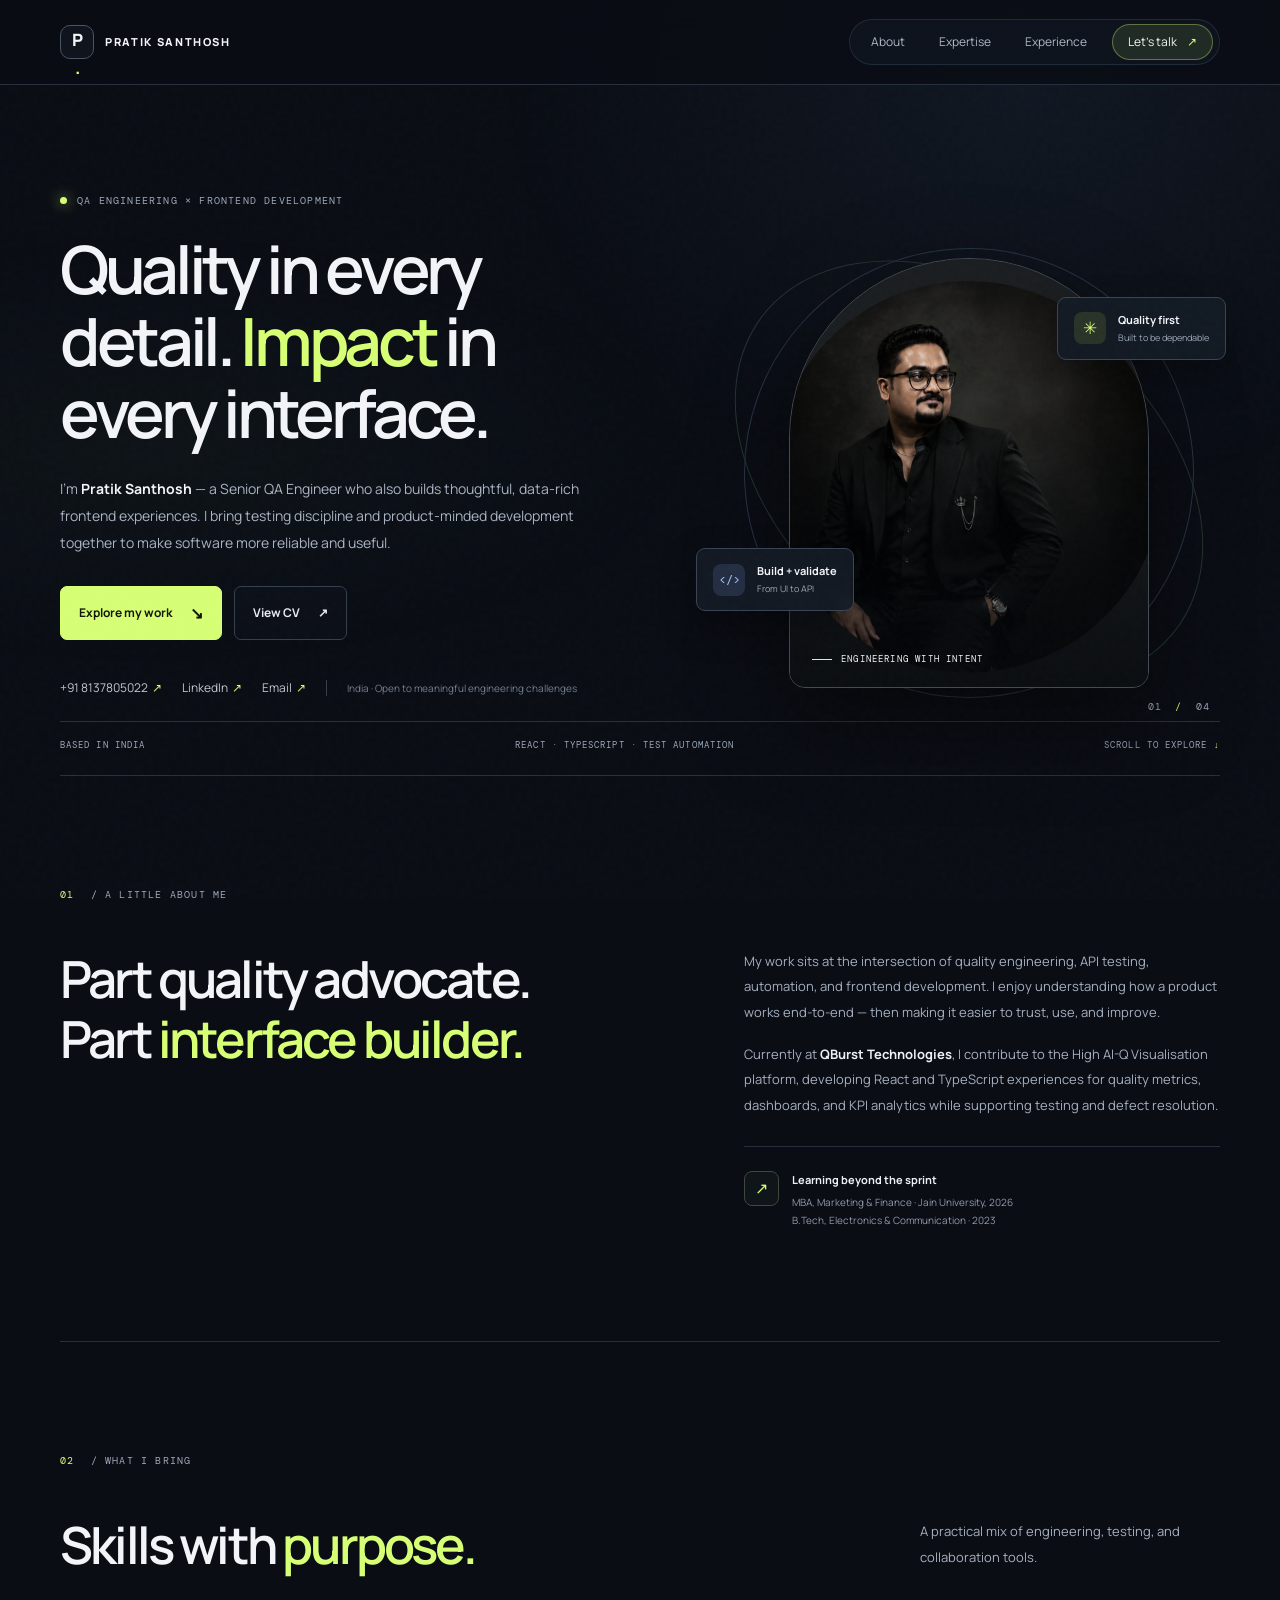
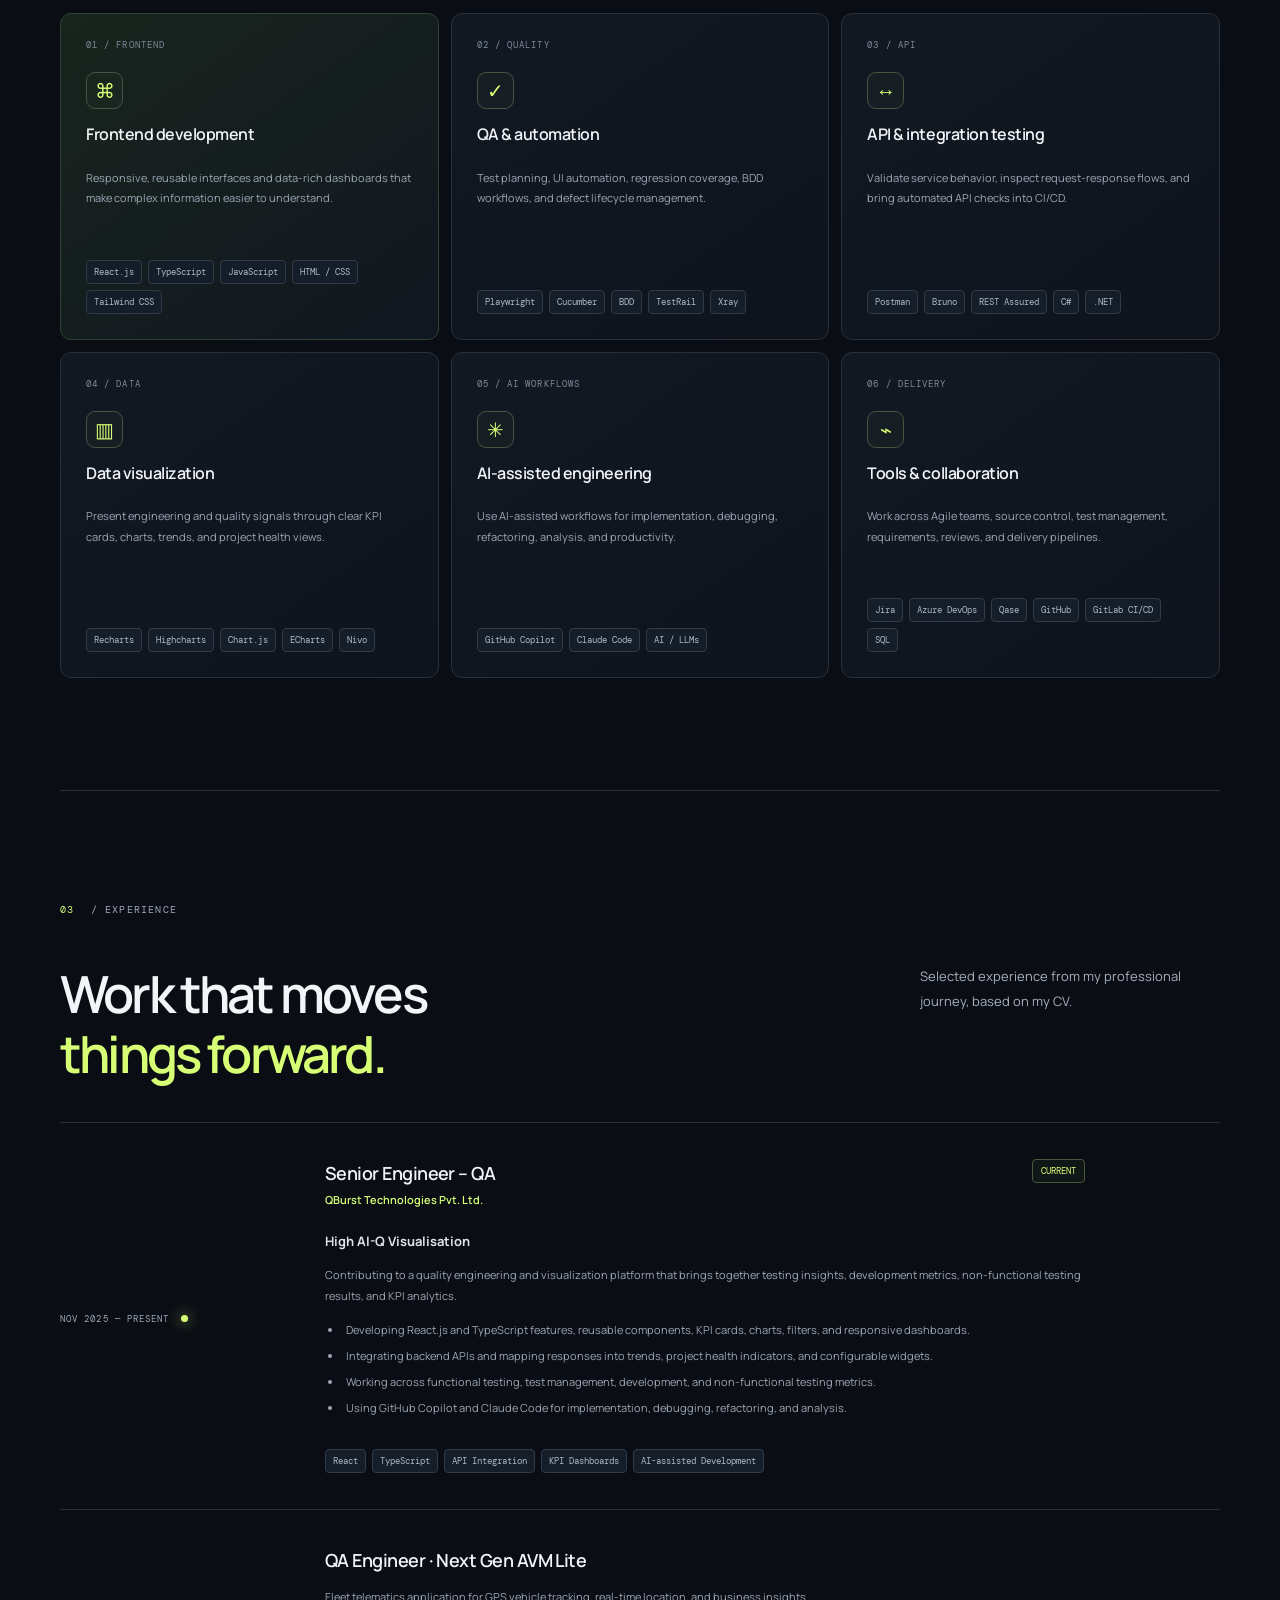
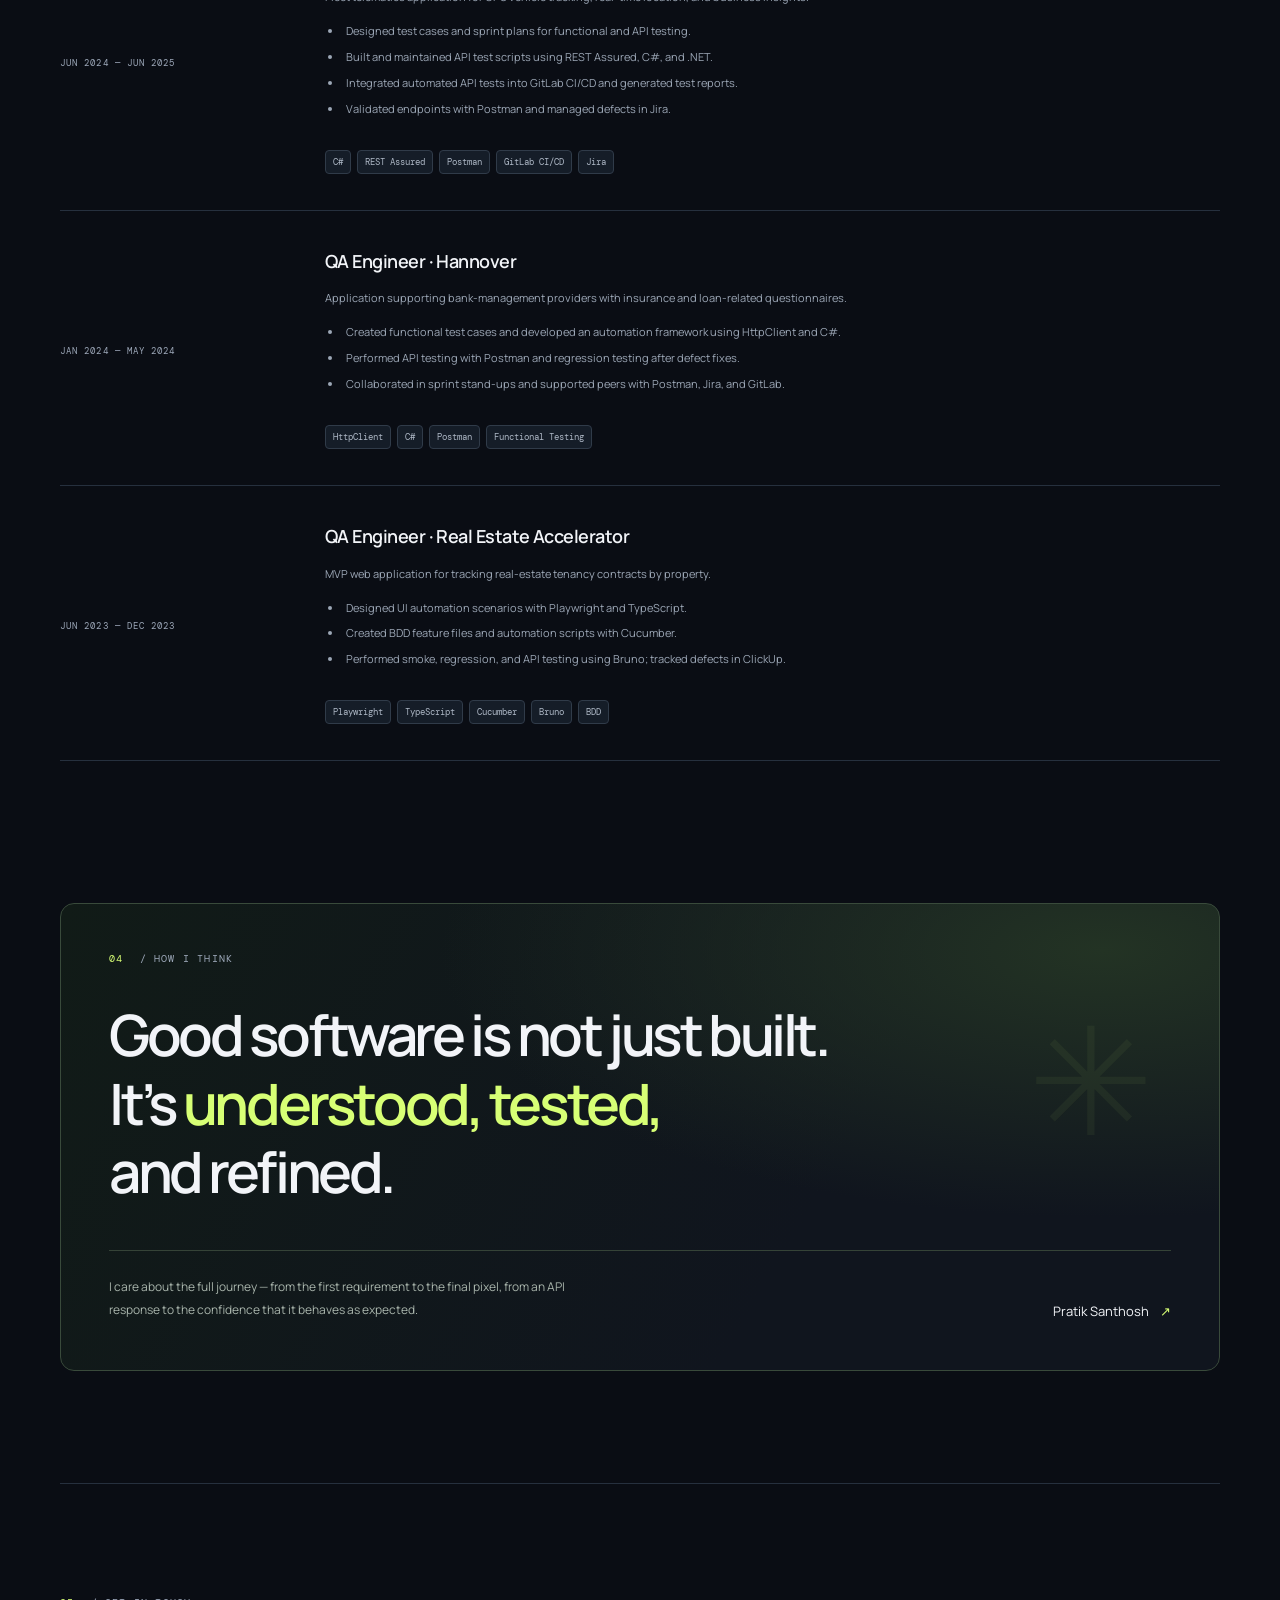
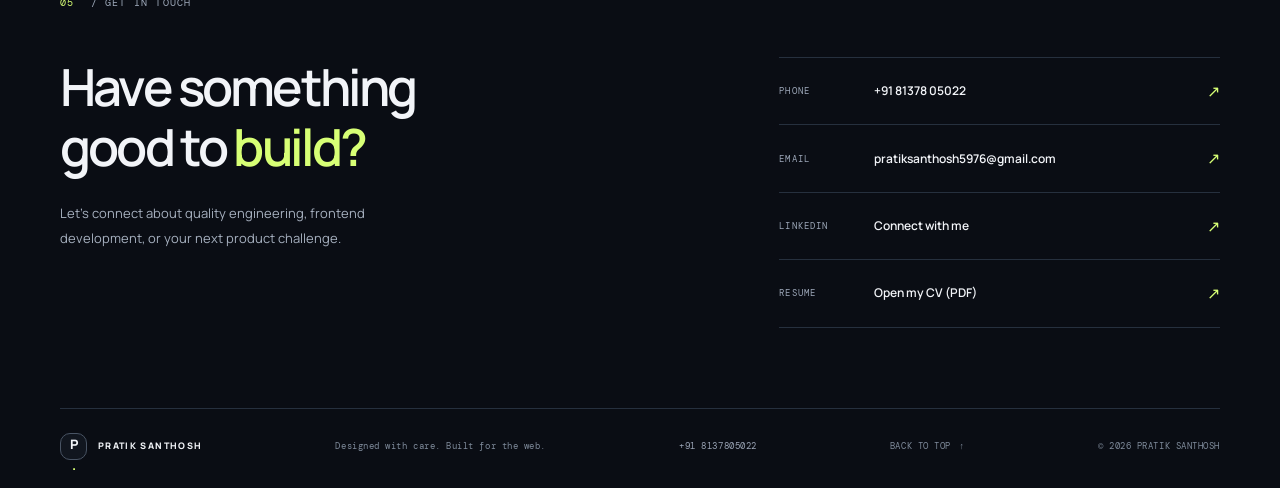
<file: index.html>
<!doctype html>
<html lang="en">
<head>
  <meta charset="utf-8">
  <meta name="viewport" content="width=device-width, initial-scale=1">
  <meta name="theme-color" content="#0a0d14">
  <meta name="description" content="Pratik Santhosh — Senior QA Engineer and Frontend Developer. Quality engineering, test automation, React, TypeScript, API testing, and data visualization.">
  <title>Pratik Santhosh — Senior QA Engineer & Frontend Developer</title>
  <link rel="preconnect" href="https://fonts.googleapis.com">
  <link rel="preconnect" href="https://fonts.gstatic.com" crossorigin>
  <link href="https://fonts.googleapis.com/css2?family=DM+Mono:wght@400;500&family=Manrope:wght@400;500;600;700;800&display=swap" rel="stylesheet">
  <link rel="stylesheet" href="styles.css">
</head>
<body>
  <div class="grain"></div>
  <header class="site-header-wrapper" id="headerWrapper">
    <div class="scroll-progress-bar" id="scrollProgress" aria-hidden="true"></div>
    <div class="site-header">
      <a class="brand" href="#home" aria-label="Pratik Santhosh home"><span class="brand-mark">P<span>.</span></span><span>PRATIK SANTHOSH</span></a>
      <button class="menu-toggle" aria-label="Toggle navigation" aria-expanded="false"><span></span><span></span></button>
      <nav class="nav">
        <div class="nav-indicator" aria-hidden="true"></div>
        <a href="#about">About</a><a href="#expertise">Expertise</a><a href="#work">Experience</a><a href="#contact" class="nav-cta">Let’s talk <span>↗</span></a>
      </nav>
    </div>
  </header>

  <main>
    <section class="hero section-wrap" id="home">
      <div class="hero-copy">
        <div class="eyebrow"><span class="status-dot"></span> QA ENGINEERING × FRONTEND DEVELOPMENT</div>
        <h1>Quality in every<br>detail. <em>Impact</em> in<br>every interface.</h1>
        <p class="hero-lead">I’m <strong>Pratik Santhosh</strong> — a Senior QA Engineer who also builds thoughtful, data-rich frontend experiences. I bring testing discipline and product-minded development together to make software more reliable and useful.</p>
        <div class="hero-actions">
          <a class="button button-primary" href="#work">Explore my work <span>↘</span></a>
          <a class="button button-quiet" href="assets/Pratik-Santhosh-CV.pdf" target="_blank" rel="noreferrer">View CV <span>↗</span></a>
        </div>
        <div class="hero-socials">
          <a href="tel:+918137805022" aria-label="Call +91 8137805022">+91 8137805022 <span>↗</span></a>
          <a href="https://www.linkedin.com/in/pratik-santhosh-aa4ba51b4/" target="_blank" rel="noreferrer">LinkedIn <span>↗</span></a>
          <a href="mailto:pratiksanthosh5976@gmail.com">Email <span>↗</span></a>
          <span class="social-note">India · Open to meaningful engineering challenges</span>
        </div>
      </div>
      <div class="hero-visual">
        <div class="orbit orbit-one"></div><div class="orbit orbit-two"></div>
        <div class="portrait-frame">
          <img src="assets/pratik-santhosh.jpg" alt="Portrait of Pratik Santhosh">
          <div class="portrait-shade"></div>
          <div class="portrait-label"><span class="label-line"></span><span>ENGINEERING WITH INTENT</span></div>
        </div>
        <div class="floating-card card-top"><span class="mini-icon">✳</span><div><strong>Quality first</strong><small>Built to be dependable</small></div></div>
        <div class="floating-card card-bottom"><span class="code-icon">&lt;/&gt;</span><div><strong>Build + validate</strong><small>From UI to API</small></div></div>
        <div class="visual-index">01 <span>/</span> 04</div>
      </div>
      <div class="hero-bottomline"><span>BASED IN INDIA</span><span>REACT · TYPESCRIPT · TEST AUTOMATION</span><a class="scroll-explore-link" href="#about" aria-label="Scroll to about section">SCROLL TO EXPLORE <span class="bounce-arrow">↓</span></a></div>
    </section>

    <section class="intro section-wrap" id="about">
      <div class="section-kicker"><span>01</span> / A LITTLE ABOUT ME</div>
      <div class="intro-grid">
        <h2>Part quality advocate.<br>Part <em>interface builder.</em></h2>
        <div class="intro-text">
          <p>My work sits at the intersection of quality engineering, API testing, automation, and frontend development. I enjoy understanding how a product works end-to-end — then making it easier to trust, use, and improve.</p>
          <p>Currently at <strong>QBurst Technologies</strong>, I contribute to the High AI-Q Visualisation platform, developing React and TypeScript experiences for quality metrics, dashboards, and KPI analytics while supporting testing and defect resolution.</p>
          <div class="education-chip"><span class="chip-symbol">↗</span><div><strong>Learning beyond the sprint</strong><small>MBA, Marketing & Finance · Jain University, 2026<br>B.Tech, Electronics & Communication · 2023</small></div></div>
        </div>
      </div>
    </section>

    <section class="expertise section-wrap" id="expertise">
      <div class="section-kicker"><span>02</span> / WHAT I BRING</div>
      <div class="section-heading"><h2>Skills with <em>purpose.</em></h2><p>A practical mix of engineering, testing, and collaboration tools.</p></div>
      <div class="skill-grid">
        <article class="skill-card skill-featured"><div class="skill-number">01 / FRONTEND</div><div class="skill-icon">⌘</div><h3>Frontend development</h3><p>Responsive, reusable interfaces and data-rich dashboards that make complex information easier to understand.</p><div class="tags"><span>React.js</span><span>TypeScript</span><span>JavaScript</span><span>HTML / CSS</span><span>Tailwind CSS</span></div></article>
        <article class="skill-card"><div class="skill-number">02 / QUALITY</div><div class="skill-icon">✓</div><h3>QA & automation</h3><p>Test planning, UI automation, regression coverage, BDD workflows, and defect lifecycle management.</p><div class="tags"><span>Playwright</span><span>Cucumber</span><span>BDD</span><span>TestRail</span><span>Xray</span></div></article>
        <article class="skill-card"><div class="skill-number">03 / API</div><div class="skill-icon">↔</div><h3>API & integration testing</h3><p>Validate service behavior, inspect request-response flows, and bring automated API checks into CI/CD.</p><div class="tags"><span>Postman</span><span>Bruno</span><span>REST Assured</span><span>C#</span><span>.NET</span></div></article>
        <article class="skill-card"><div class="skill-number">04 / DATA</div><div class="skill-icon">▥</div><h3>Data visualization</h3><p>Present engineering and quality signals through clear KPI cards, charts, trends, and project health views.</p><div class="tags"><span>Recharts</span><span>Highcharts</span><span>Chart.js</span><span>ECharts</span><span>Nivo</span></div></article>
        <article class="skill-card"><div class="skill-number">05 / AI WORKFLOWS</div><div class="skill-icon">✳</div><h3>AI-assisted engineering</h3><p>Use AI-assisted workflows for implementation, debugging, refactoring, analysis, and productivity.</p><div class="tags"><span>GitHub Copilot</span><span>Claude Code</span><span>AI / LLMs</span></div></article>
        <article class="skill-card"><div class="skill-number">06 / DELIVERY</div><div class="skill-icon">⌁</div><h3>Tools & collaboration</h3><p>Work across Agile teams, source control, test management, requirements, reviews, and delivery pipelines.</p><div class="tags"><span>Jira</span><span>Azure DevOps</span><span>Qase</span><span>GitHub</span><span>GitLab CI/CD</span><span>SQL</span></div></article>
      </div>
    </section>

    <section class="experience section-wrap" id="work">
      <div class="section-kicker"><span>03</span> / EXPERIENCE</div>
      <div class="section-heading"><h2>Work that moves<br><em>things forward.</em></h2><p>Selected experience from my professional journey, based on my CV.</p></div>
      <div class="timeline">
        <article class="timeline-item current">
          <div class="timeline-date">NOV 2025 — PRESENT<span class="current-dot"></span></div>
          <div class="timeline-content"><div class="timeline-top"><div><h3>Senior Engineer – QA</h3><p class="company">QBurst Technologies Pvt. Ltd.</p></div><span class="work-type">CURRENT</span></div>
            <p class="project-name">High AI-Q Visualisation</p>
            <p>Contributing to a quality engineering and visualization platform that brings together testing insights, development metrics, non-functional testing results, and KPI analytics.</p>
            <ul><li>Developing React.js and TypeScript features, reusable components, KPI cards, charts, filters, and responsive dashboards.</li><li>Integrating backend APIs and mapping responses into trends, project health indicators, and configurable widgets.</li><li>Working across functional testing, test management, development, and non-functional testing metrics.</li><li>Using GitHub Copilot and Claude Code for implementation, debugging, refactoring, and analysis.</li></ul>
            <div class="tags"><span>React</span><span>TypeScript</span><span>API Integration</span><span>KPI Dashboards</span><span>AI-assisted Development</span></div>
          </div>
        </article>
        <article class="timeline-item">
          <div class="timeline-date">JUN 2024 — JUN 2025</div>
          <div class="timeline-content"><h3>QA Engineer · Next Gen AVM Lite</h3><p>Fleet telematics application for GPS vehicle tracking, real-time location, and business insights.</p><ul><li>Designed test cases and sprint plans for functional and API testing.</li><li>Built and maintained API test scripts using REST Assured, C#, and .NET.</li><li>Integrated automated API tests into GitLab CI/CD and generated test reports.</li><li>Validated endpoints with Postman and managed defects in Jira.</li></ul><div class="tags"><span>C#</span><span>REST Assured</span><span>Postman</span><span>GitLab CI/CD</span><span>Jira</span></div></div>
        </article>
        <article class="timeline-item">
          <div class="timeline-date">JAN 2024 — MAY 2024</div>
          <div class="timeline-content"><h3>QA Engineer · Hannover</h3><p>Application supporting bank-management providers with insurance and loan-related questionnaires.</p><ul><li>Created functional test cases and developed an automation framework using HttpClient and C#.</li><li>Performed API testing with Postman and regression testing after defect fixes.</li><li>Collaborated in sprint stand-ups and supported peers with Postman, Jira, and GitLab.</li></ul><div class="tags"><span>HttpClient</span><span>C#</span><span>Postman</span><span>Functional Testing</span></div></div>
        </article>
        <article class="timeline-item">
          <div class="timeline-date">JUN 2023 — DEC 2023</div>
          <div class="timeline-content"><h3>QA Engineer · Real Estate Accelerator</h3><p>MVP web application for tracking real-estate tenancy contracts by property.</p><ul><li>Designed UI automation scenarios with Playwright and TypeScript.</li><li>Created BDD feature files and automation scripts with Cucumber.</li><li>Performed smoke, regression, and API testing using Bruno; tracked defects in ClickUp.</li></ul><div class="tags"><span>Playwright</span><span>TypeScript</span><span>Cucumber</span><span>Bruno</span><span>BDD</span></div></div>
        </article>
      </div>
    </section>

    <section class="approach section-wrap">
      <div class="approach-card"><div class="section-kicker"><span>04</span> / HOW I THINK</div><h2>Good software is not just built.<br>It’s <em>understood, tested,</em><br>and refined.</h2><div class="approach-bottom"><p>I care about the full journey — from the first requirement to the final pixel, from an API response to the confidence that it behaves as expected.</p><span class="signature">Pratik Santhosh <b>↗</b></span></div></div>
    </section>

    <section class="contact section-wrap" id="contact">
      <div class="section-kicker"><span>05</span> / GET IN TOUCH</div>
      <div class="contact-grid"><div><h2>Have something<br>good to <em>build?</em></h2><p>Let’s connect about quality engineering, frontend development, or your next product challenge.</p></div>
        <div class="contact-links">
          <a href="tel:+918137805022"><span class="contact-label">PHONE</span><strong>+91 81378 05022</strong><span class="arrow">↗</span></a>
          <a href="mailto:pratiksanthosh5976@gmail.com"><span class="contact-label">EMAIL</span><strong>pratiksanthosh5976@gmail.com</strong><span class="arrow">↗</span></a>
          <a href="https://www.linkedin.com/in/pratik-santhosh-aa4ba51b4/" target="_blank" rel="noreferrer"><span class="contact-label">LINKEDIN</span><strong>Connect with me</strong><span class="arrow">↗</span></a>
          <a href="assets/Pratik-Santhosh-CV.pdf" target="_blank" rel="noreferrer"><span class="contact-label">RESUME</span><strong>Open my CV (PDF)</strong><span class="arrow">↗</span></a>
        </div>
      </div>
    </section>
  </main>
  <footer class="footer section-wrap">
    <a class="brand" href="#home"><span class="brand-mark">P<span>.</span></span><span>PRATIK SANTHOSH</span></a>
    <span>Designed with care. Built for the web.</span>
    <a href="tel:+918137805022" class="footer-phone">+91 8137805022</a>
    <a href="#home" class="back-to-top">BACK TO TOP <span class="arrow-up">↑</span></a>
    <span class="copyright">© <span id="year"></span> PRATIK SANTHOSH</span>
  </footer>
  <script src="script.js"></script>
</body>
</html>
</file>
<file: styles.css>
/* ==========================================================================
   Pratik Santhosh Portfolio - Design System & Stylesheet
   Quality Engineering × Frontend Development
   ========================================================================== */

/* --- CSS Variables & Design Tokens --- */
:root {
  --bg: #0a0d14;
  --panel: #10151f;
  --panel2: #121a26;
  --text: #f2f4f8;
  --muted: #9ba5b6;
  --line: #26303e;
  --lime: #d7ff75;
  --mint: #b8f4dc;
  --blue: #9db8ff;
  --font: 'Manrope', -apple-system, BlinkMacSystemFont, 'Segoe UI', Roboto, sans-serif;
  --mono: 'DM Mono', monospace;
}

/* --- Global Reset & Base Styles --- */
*, *::before, *::after {
  box-sizing: border-box;
}

html {
  scroll-behavior: smooth;
  scroll-padding-top: 90px;
}

body {
  margin: 0;
  background: var(--bg);
  color: var(--text);
  font-family: var(--font);
  line-height: 1.65;
  overflow-x: hidden;
  position: relative;
  -webkit-font-smoothing: antialiased;
  -moz-osx-font-smoothing: grayscale;
}

body::before {
  content: "";
  position: fixed;
  inset: 0;
  pointer-events: none;
  background:
    radial-gradient(ellipse at 80% 10%, rgba(60, 88, 120, 0.14), transparent 36%),
    radial-gradient(ellipse at 12% 50%, rgba(61, 91, 79, 0.08), transparent 34%);
  z-index: -2;
}

/* --- Ambient Grain Texture --- */
.grain {
  position: fixed;
  inset: 0;
  opacity: 0.045;
  pointer-events: none;
  z-index: 10;
  background-image: url("data:image/svg+xml,%3Csvg viewBox='0 0 180 180' xmlns='http://www.w3.org/2000/svg'%3E%3Cfilter id='n'%3E%3CfeTurbulence type='fractalNoise' baseFrequency='.9' numOctaves='3' stitchTiles='stitch'/%3E%3C/filter%3E%3Crect width='100%25' height='100%25' filter='url(%23n)' opacity='.45'/%3E%3C/svg%3E");
}

/* --- Layout Containers --- */
.section-wrap,
.site-header {
  width: min(1160px, calc(100% - 64px));
  margin-inline: auto;
}

/* --- Sticky Header & Scroll Progress --- */
.site-header-wrapper {
  position: sticky;
  top: 0;
  left: 0;
  right: 0;
  width: 100%;
  z-index: 100;
  background: rgba(10, 13, 20, 0.82);
  backdrop-filter: blur(16px);
  -webkit-backdrop-filter: blur(16px);
  border-bottom: 1px solid var(--line);
  transition: background 0.3s ease, border-color 0.3s ease, box-shadow 0.3s ease;
}

.site-header-wrapper.is-scrolled {
  background: rgba(10, 13, 20, 0.94);
  border-bottom-color: rgba(54, 68, 86, 0.7);
  box-shadow: 0 12px 35px rgba(0, 0, 0, 0.45);
}

.site-header {
  height: 84px;
  display: flex;
  align-items: center;
  justify-content: space-between;
  position: relative;
  border-bottom: none;
}

.scroll-progress-bar {
  position: absolute;
  top: 0;
  left: 0;
  height: 2px;
  width: 0%;
  background: linear-gradient(90deg, var(--lime), #b8f4dc 50%, #9db8ff);
  box-shadow: 0 0 12px rgba(215, 255, 117, 0.8), 0 0 4px rgba(215, 255, 117, 0.4);
  z-index: 101;
  pointer-events: none;
  transition: width 0.08s ease-out;
}

/* --- Brand Logo --- */
.brand {
  display: inline-flex;
  align-items: center;
  gap: 11px;
  text-decoration: none;
  color: var(--text);
  font-size: 11px;
  font-weight: 800;
  letter-spacing: 0.15em;
  user-select: none;
  transition: opacity 0.2s ease;
  flex-shrink: 0;
}

.brand:hover {
  opacity: 0.88;
}

.brand-mark {
  width: 34px;
  height: 34px;
  border: 1px solid #495464;
  display: grid;
  place-items: center;
  font-size: 17px;
  letter-spacing: -0.08em;
  border-radius: 10px;
  background: rgba(22, 28, 38, 0.6);
  flex-shrink: 0;
}

.brand-mark span {
  color: var(--lime);
}

/* --- Desktop Navigation & Pill --- */
.nav {
  position: relative;
  display: flex;
  align-items: center;
  gap: 4px;
  padding: 4px 6px;
  background: rgba(18, 25, 36, 0.65);
  border: 1px solid rgba(42, 54, 70, 0.7);
  border-radius: 999px;
  backdrop-filter: blur(8px);
  -webkit-backdrop-filter: blur(8px);
}

.nav a {
  position: relative;
  z-index: 2;
  display: inline-flex;
  align-items: center;
  gap: 6px;
  font-size: 12px;
  color: #aeb9c7;
  text-decoration: none;
  padding: 7px 15px;
  border-radius: 999px;
  transition: color 0.25s ease, transform 0.15s ease;
  overflow: hidden;
  user-select: none;
  white-space: nowrap;
}

.nav a:hover {
  color: #ffffff;
}

.nav a.active {
  color: #ffffff;
  font-weight: 600;
}

.nav a.active::before {
  content: "";
  display: inline-block;
  width: 5px;
  height: 5px;
  border-radius: 50%;
  background: var(--lime);
  box-shadow: 0 0 8px var(--lime);
}

.nav-indicator {
  position: absolute;
  top: 4px;
  left: 0;
  height: calc(100% - 8px);
  border-radius: 999px;
  background: rgba(215, 255, 117, 0.12);
  border: 1px solid rgba(215, 255, 117, 0.35);
  box-shadow: 0 0 16px rgba(215, 255, 117, 0.18), inset 0 0 8px rgba(215, 255, 117, 0.08);
  pointer-events: none;
  z-index: 1;
  opacity: 0;
  transition: transform 0.38s cubic-bezier(0.2, 0.9, 0.3, 1),
              width 0.38s cubic-bezier(0.2, 0.9, 0.3, 1),
              opacity 0.25s ease;
}

.nav-indicator.visible {
  opacity: 1;
}

.nav .nav-cta {
  background: rgba(215, 255, 117, 0.1);
  border: 1px solid rgba(215, 255, 117, 0.35);
  color: var(--text);
  padding: 7px 15px;
  margin-left: 6px;
  border-radius: 999px;
}

.nav .nav-cta:hover {
  background: rgba(215, 255, 117, 0.22);
  border-color: var(--lime);
  box-shadow: 0 0 20px rgba(215, 255, 117, 0.3);
  transform: translateY(-1px);
}

.nav-cta span {
  color: var(--lime);
  margin-left: 4px;
  display: inline-block;
  transition: transform 0.25s cubic-bezier(0.2, 0.8, 0.2, 1);
}

.nav-cta:hover span {
  transform: translate(2px, -2px);
}

/* --- Mobile Menu Toggle Button --- */
.menu-toggle {
  display: none;
  width: 42px;
  height: 42px;
  border: 1px solid rgba(57, 68, 84, 0.85);
  background: rgba(17, 23, 34, 0.9);
  border-radius: 9px;
  cursor: pointer;
  padding: 0;
  align-items: center;
  justify-content: center;
  flex-direction: column;
  gap: 5px;
  transition: background 0.2s ease, border-color 0.2s ease, transform 0.15s ease;
  z-index: 102;
  flex-shrink: 0;
}

.menu-toggle:hover {
  background: rgba(25, 34, 49, 0.95);
  border-color: var(--lime);
}

.menu-toggle:focus-visible {
  outline: 2px solid var(--lime);
  outline-offset: 2px;
}

.menu-toggle span {
  display: block;
  width: 19px;
  height: 2px;
  background: #f4f5f8;
  border-radius: 2px;
  transition: transform 0.3s cubic-bezier(0.2, 0.8, 0.2, 1),
              opacity 0.2s ease,
              background-color 0.2s ease;
  transform-origin: center;
}

.menu-toggle.is-active span:nth-child(1) {
  transform: translateY(3.5px) rotate(45deg);
  background-color: var(--lime);
}

.menu-toggle.is-active span:nth-child(2) {
  transform: translateY(-3.5px) rotate(-45deg);
  background-color: var(--lime);
}

/* --- Typography Helpers --- */
.eyebrow,
.section-kicker,
.skill-number,
.timeline-date,
.contact-label,
.hero-bottomline,
.visual-index {
  font: 10px var(--mono);
  letter-spacing: 0.12em;
  color: #9da8b9;
}

.eyebrow {
  display: flex;
  align-items: center;
  gap: 10px;
  margin-bottom: 26px;
}

.status-dot,
.current-dot {
  width: 7px;
  height: 7px;
  background: var(--lime);
  border-radius: 50%;
  box-shadow: 0 0 14px rgba(215, 255, 117, 0.8);
  flex-shrink: 0;
}

/* --- Hero Section --- */
.hero {
  min-height: 690px;
  padding-top: 86px;
  position: relative;
  display: grid;
  grid-template-columns: 1.1fr 0.9fr;
  align-items: center;
  gap: 45px;
}

.hero-copy {
  padding-bottom: 54px;
  z-index: 2;
}

.hero h1 {
  font-size: clamp(40px, 5.2vw, 73px);
  line-height: 1.08;
  letter-spacing: -0.065em;
  margin: 0 0 26px;
  font-weight: 600;
}

.hero h1 em,
.section-heading h2 em,
.intro h2 em,
.approach h2 em,
.contact h2 em {
  font-style: normal;
  color: var(--lime);
}

.hero-lead {
  font-size: 14px;
  line-height: 1.95;
  color: #aab4c3;
  max-width: 550px;
  margin: 0;
}

.hero-lead strong {
  color: #f4f6f8;
}

.hero-actions {
  display: flex;
  gap: 12px;
  margin-top: 29px;
  flex-wrap: wrap;
}

.button {
  display: inline-flex;
  align-items: center;
  justify-content: center;
  gap: 18px;
  padding: 13px 18px;
  border-radius: 7px;
  text-decoration: none;
  font-size: 12px;
  font-weight: 700;
  transition: transform 0.2s ease, background 0.2s ease, border-color 0.2s ease;
  white-space: nowrap;
}

.button:hover {
  transform: translateY(-3px);
}

.button-primary {
  background: var(--lime);
  color: #11170a;
  border: 1px solid var(--lime);
}

.button-primary span {
  font-size: 16px;
  transition: transform 0.2s ease;
}

.button-primary:hover span {
  transform: translate(2px, 2px);
}

.button-quiet {
  border: 1px solid #35404e;
  color: #e8ebf0;
  background: rgba(16, 21, 31, 0.4);
}

.button-quiet:hover {
  background: #151c27;
  border-color: #4a5869;
}

.button-quiet span {
  transition: transform 0.2s ease;
}

.button-quiet:hover span {
  transform: translate(2px, -2px);
}

.hero-socials {
  display: flex;
  flex-wrap: wrap;
  row-gap: 12px;
  column-gap: 20px;
  align-items: center;
  margin-top: 38px;
}

.hero-socials a {
  font-size: 12px;
  color: #c0c7d2;
  text-decoration: none;
  transition: color 0.2s ease;
  white-space: nowrap;
  display: inline-flex;
  align-items: center;
  gap: 4px;
}

.hero-socials a:hover {
  color: var(--lime);
}

.hero-socials a span {
  color: var(--lime);
  display: inline-block;
  transition: transform 0.25s cubic-bezier(0.2, 0.8, 0.2, 1);
}

.hero-socials a:hover span {
  transform: translate(2px, -2px);
}

.social-note {
  font-size: 10px;
  color: #727e90;
  border-left: 1px solid #35404e;
  padding-left: 20px;
}

/* --- Hero Visual & Orbit Elements --- */
.hero-visual {
  height: 500px;
  position: relative;
  display: grid;
  place-items: center;
  width: 100%;
}

.portrait-frame {
  width: min(360px, 78%);
  height: 430px;
  position: relative;
  border-radius: 180px 180px 16px 16px;
  overflow: hidden;
  border: 1px solid #424a53;
  background: #171a1e;
  z-index: 2;
  box-shadow: 0 30px 90px rgba(0, 0, 0, 0.53);
}

.portrait-frame img {
  width: 100%;
  height: 100%;
  object-fit: cover;
  object-position: center 25%;
  filter: saturate(0.72);
  transition: transform 0.8s ease;
}

.portrait-frame:hover img {
  transform: scale(1.035);
}

.portrait-shade {
  position: absolute;
  inset: 35% 0 0;
  background: linear-gradient(transparent, rgba(5, 8, 12, 0.75));
}

.portrait-label {
  white-space: nowrap;
  pointer-events: none;
  position: absolute;
  bottom: 22px;
  left: 22px;
  display: flex;
  align-items: center;
  gap: 9px;
  font: 9px var(--mono);
  letter-spacing: 0.13em;
}

.label-line {
  width: 20px;
  height: 1px;
  background: var(--lime);
}

.orbit {
  position: absolute;
  border: 1px solid #293444;
  border-radius: 50%;
  width: 450px;
  height: 450px;
  transform: rotate(-25deg);
  pointer-events: none;
}

.orbit-two {
  width: 520px;
  height: 360px;
  transform: rotate(37deg);
  border-color: #25352f;
}

.floating-card {
  white-space: nowrap;
  position: absolute;
  z-index: 3;
  display: flex;
  align-items: center;
  gap: 12px;
  background: rgba(20, 27, 37, 0.93);
  border: 1px solid #394454;
  padding: 13px 16px;
  border-radius: 9px;
  box-shadow: 0 15px 35px rgba(0, 0, 0, 0.35);
  backdrop-filter: blur(10px);
  -webkit-backdrop-filter: blur(10px);
  user-select: none;
}

.floating-card strong,
.floating-card small {
  display: block;
}

.floating-card strong {
  font-size: 11px;
}

.floating-card small {
  font-size: 9px;
  color: #9ba7b7;
  margin-top: 2px;
}

.mini-icon,
.code-icon {
  display: grid;
  place-items: center;
  width: 32px;
  height: 32px;
  border-radius: 8px;
  background: #293328;
  color: var(--lime);
  font-size: 17px;
  flex-shrink: 0;
}

.code-icon {
  background: #242e43;
  color: #a9c0ff;
  font: 12px var(--mono);
}

.card-top {
  top: 74px;
  right: -6px;
}

.card-bottom {
  bottom: 112px;
  left: -22px;
}

.visual-index {
  position: absolute;
  right: 10px;
  bottom: 10px;
}

.visual-index span {
  color: var(--lime);
  padding: 0 6px;
}

.hero-bottomline {
  position: absolute;
  bottom: 24px;
  left: 0;
  right: 0;
  display: flex;
  justify-content: space-between;
  align-items: center;
  border-top: 1px solid var(--line);
  padding-top: 17px;
  font-size: 9px;
}

/* --- Section Dividers & General Headings --- */
.intro,
.expertise,
.experience,
.approach,
.contact {
  padding-top: 112px;
  padding-bottom: 112px;
  border-top: 1px solid var(--line);
}

.section-kicker {
  margin-bottom: 48px;
}

.section-kicker span {
  color: var(--lime);
  margin-right: 9px;
}

.intro h2,
.section-heading h2,
.contact h2 {
  font-size: clamp(34px, 4vw, 52px);
  line-height: 1.17;
  letter-spacing: -0.055em;
  font-weight: 600;
  margin: 0;
}

.intro-text p,
.section-heading > p,
.contact-grid p {
  font-size: 13px;
  color: #a6b0bf;
  line-height: 1.95;
  margin: 0 0 17px;
}

.intro-text strong {
  color: #edf1f5;
}

/* --- About Section (.intro) --- */
.intro-grid {
  display: grid;
  grid-template-columns: 1fr 0.8fr;
  gap: 90px;
}

.education-chip {
  display: flex;
  gap: 13px;
  margin-top: 28px;
  padding-top: 24px;
  border-top: 1px solid var(--line);
  align-items: flex-start;
}

.chip-symbol {
  width: 35px;
  height: 35px;
  display: grid;
  place-items: center;
  border: 1px solid #3d493f;
  color: var(--lime);
  border-radius: 8px;
  background: rgba(35, 51, 36, 0.25);
  flex-shrink: 0;
}

.education-chip strong,
.education-chip small {
  display: block;
}

.education-chip strong {
  font-size: 11px;
}

.education-chip small {
  font-size: 10px;
  color: #8f9aab;
  line-height: 1.8;
  margin-top: 4px;
}

/* --- Expertise Section (.expertise) --- */
.section-heading {
  display: flex;
  justify-content: space-between;
  align-items: end;
  gap: 35px;
  margin-bottom: 38px;
}

.section-heading > p {
  max-width: 300px;
  margin: 0 0 5px;
}

.skill-grid {
  display: grid;
  grid-template-columns: repeat(3, 1fr);
  gap: 12px;
}

.skill-card {
  min-height: 275px;
  background: linear-gradient(145deg, #121923, #0e131c);
  border: 1px solid #27313e;
  border-radius: 11px;
  padding: 25px;
  transition: transform 0.25s ease, border-color 0.25s ease;
  display: flex;
  flex-direction: column;
}

.skill-card:hover {
  transform: translateY(-5px);
  border-color: #657b55;
}

.skill-featured {
  background: linear-gradient(145deg, #19241d, #101720);
  border-color: #314234;
}

.skill-number {
  font-size: 9px;
  color: #7e8a9b;
}

.skill-icon {
  margin: 21px 0 12px;
  width: 37px;
  height: 37px;
  border: 1px solid #465443;
  border-radius: 9px;
  display: grid;
  place-items: center;
  color: var(--lime);
  font-size: 20px;
  background: rgba(35, 51, 36, 0.25);
}

.skill-card h3,
.timeline-content h3 {
  font-size: 16px;
  letter-spacing: -0.03em;
  margin: 0 0 9px;
  font-weight: 600;
}

.skill-card p,
.timeline-content > p,
.timeline-content li {
  font-size: 11px;
  line-height: 1.9;
  color: #9ca7b6;
}

.skill-card p {
  min-height: 64px;
}

.tags {
  display: flex;
  flex-wrap: wrap;
  gap: 6px;
  margin-top: auto;
  padding-top: 17px;
}

.tags span {
  font: 9px var(--mono);
  color: #aeb8c6;
  border: 1px solid #303b49;
  background: #151d28;
  padding: 5px 7px;
  border-radius: 4px;
  white-space: nowrap;
}

/* --- Experience Section (.experience) --- */
.experience .section-heading {
  align-items: start;
}

.timeline {
  border-top: 1px solid var(--line);
}

.timeline-item {
  display: grid;
  grid-template-columns: 220px 1fr;
  gap: 45px;
  padding: 36px 0;
  border-bottom: 1px solid var(--line);
}

.timeline-date {
  padding-top: 6px;
  display: flex;
  align-items: center;
  gap: 12px;
  font-size: 9px;
}

.timeline-content {
  max-width: 760px;
}

.timeline-content h3 {
  font-size: 18px;
  margin-bottom: 3px;
}

.company {
  color: var(--lime) !important;
  margin: 0 !important;
  font-size: 11px !important;
  font-weight: 600;
}

.timeline-top {
  display: flex;
  justify-content: space-between;
  gap: 20px;
}

.work-type {
  font: 9px var(--mono);
  height: max-content;
  border: 1px solid #48583d;
  color: var(--lime);
  padding: 5px 8px;
  border-radius: 4px;
  background: rgba(40, 56, 35, 0.25);
  flex-shrink: 0;
}

.project-name {
  font-weight: 700;
  color: #dce2eb !important;
  margin: 19px 0 5px !important;
  font-size: 13px !important;
}

.timeline-content > p {
  margin: 12px 0;
}

.timeline-content ul {
  padding-left: 18px;
  margin: 13px 0;
}

.timeline-content li {
  padding-left: 3px;
  margin-bottom: 5px;
}

/* --- Approach Section (.approach) --- */
.approach {
  padding-top: 30px;
  padding-bottom: 112px;
  border-top: 0;
}

.approach-card {
  border: 1px solid #394a3b;
  border-radius: 14px;
  padding: 48px;
  background:
    radial-gradient(ellipse at 90% 10%, #233324 0, transparent 45%),
    linear-gradient(120deg, #111b17, #10151e 65%);
  position: relative;
  overflow: hidden;
}

.approach-card::after {
  content: "✳";
  position: absolute;
  right: 65px;
  top: 50px;
  font-size: 150px;
  color: rgba(215, 255, 117, 0.05);
  pointer-events: none;
}

.approach .section-kicker {
  margin-bottom: 35px;
}

.approach h2 {
  font-size: clamp(35px, 4.5vw, 57px);
  line-height: 1.2;
  letter-spacing: -0.06em;
  font-weight: 600;
  margin: 0;
  position: relative;
  z-index: 1;
}

.approach-bottom {
  display: flex;
  justify-content: space-between;
  align-items: end;
  gap: 35px;
  margin-top: 45px;
  padding-top: 25px;
  border-top: 1px solid #354337;
  position: relative;
  z-index: 1;
}

.approach-bottom p {
  font-size: 12px;
  line-height: 1.9;
  color: #a8b4ab;
  max-width: 460px;
  margin: 0;
}

.signature {
  font-size: 13px;
  white-space: nowrap;
}

.signature b {
  color: var(--lime);
  font-weight: 400;
  margin-left: 8px;
}

/* --- Contact Section (.contact) --- */
.contact {
  padding-bottom: 80px;
}

.contact-grid {
  display: grid;
  grid-template-columns: 1fr 0.7fr;
  gap: 90px;
}

.contact-grid p {
  max-width: 380px;
  margin-top: 24px;
}

.contact-links {
  border-top: 1px solid var(--line);
}

.contact-links a {
  display: grid;
  grid-template-columns: 85px 1fr 20px;
  align-items: center;
  gap: 10px;
  padding: 20px 0;
  border-bottom: 1px solid var(--line);
  text-decoration: none;
  color: var(--text);
  transition: background 0.2s ease;
}

.contact-label {
  font-size: 9px;
}

.contact-links strong {
  font-size: 12px;
  font-weight: 600;
  overflow-wrap: anywhere;
  transition: color 0.2s ease;
}

.arrow {
  color: var(--lime);
  text-align: right;
  display: inline-block;
  transition: transform 0.25s cubic-bezier(0.2, 0.8, 0.2, 1);
}

.contact-links a:hover strong {
  color: var(--lime);
}

.contact-links a:hover .arrow {
  transform: translate(2px, -2px);
}

/* --- Footer --- */
.footer {
  border-top: 1px solid var(--line);
  padding-top: 24px;
  padding-bottom: 28px;
  display: flex;
  align-items: center;
  justify-content: space-between;
  gap: 20px;
}

.footer > span,
.footer > a:not(.brand) {
  font: 9px var(--mono);
  letter-spacing: 0.06em;
  color: #7f8b9b;
  text-decoration: none;
}

.footer .brand {
  font-size: 9px;
}

.footer .brand-mark {
  width: 27px;
  height: 27px;
  font-size: 13px;
}

.footer-phone {
  color: #9ba5b6 !important;
  transition: color 0.2s ease;
}

.footer-phone:hover {
  color: var(--lime) !important;
}

.back-to-top {
  display: inline-flex;
  align-items: center;
  gap: 4px;
  cursor: pointer;
  transition: color 0.2s ease;
}

.back-to-top:hover {
  color: var(--lime);
}

.back-to-top .arrow-up {
  display: inline-block;
  margin-left: 4px;
  transition: transform 0.25s ease;
}

.back-to-top:hover .arrow-up {
  transform: translateY(-3px);
}

.copyright {
  white-space: nowrap;
}

/* --- Tactile Click Ripple Effect --- */
.button,
.nav a,
.hero-socials a,
.contact-links a,
.scroll-explore-link,
.back-to-top {
  position: relative;
  overflow: hidden;
}

.click-ripple {
  position: absolute;
  border-radius: 50%;
  pointer-events: none;
  transform: translate(-50%, -50%) scale(0);
  background: radial-gradient(circle, rgba(215, 255, 117, 0.45) 0%, rgba(215, 255, 117, 0.15) 50%, transparent 70%);
  animation: rippleAnim 0.65s cubic-bezier(0.2, 0.8, 0.2, 1) forwards;
  z-index: 10;
}

@keyframes rippleAnim {
  0% {
    opacity: 1;
    transform: translate(-50%, -50%) scale(0);
  }
  100% {
    opacity: 0;
    transform: translate(-50%, -50%) scale(1);
  }
}

.button:active,
.nav a:active,
.hero-socials a:active,
.contact-links a:active,
.scroll-explore-link:active,
.back-to-top:active {
  transform: scale(0.96) !important;
  transition: transform 0.1s ease !important;
}

/* --- Section Arrival Animation & Target Highlight --- */
.section-wrap {
  position: relative;
  transition: border-top-color 0.4s ease;
}

.section-wrap.section-active-pulse {
  border-top-color: rgba(215, 255, 117, 0.6) !important;
}

.section-wrap.section-active-pulse::before {
  content: "";
  position: absolute;
  top: -1px;
  left: 0;
  width: 100%;
  height: 2px;
  background: linear-gradient(90deg, transparent, var(--lime) 40%, #b8f4dc 60%, transparent);
  box-shadow: 0 0 20px var(--lime), 0 0 8px rgba(215, 255, 117, 0.8);
  animation: arrivalLineSweep 1.4s cubic-bezier(0.2, 0.8, 0.2, 1) forwards;
  pointer-events: none;
  z-index: 5;
}

.section-wrap.section-active-pulse .section-kicker span {
  animation: kickerPulse 1.4s cubic-bezier(0.2, 0.8, 0.2, 1);
}

.section-wrap.section-active-pulse h2 {
  animation: headingArrivalGlow 1.4s cubic-bezier(0.2, 0.8, 0.2, 1);
}

@keyframes arrivalLineSweep {
  0% {
    transform: scaleX(0);
    opacity: 0;
  }
  30% {
    transform: scaleX(1);
    opacity: 1;
  }
  100% {
    transform: scaleX(1);
    opacity: 0;
  }
}

@keyframes kickerPulse {
  0% {
    transform: scale(1);
    filter: brightness(1);
  }
  35% {
    transform: scale(1.15);
    filter: brightness(1.6) drop-shadow(0 0 10px rgba(215, 255, 117, 0.9));
    color: #ffffff;
  }
  100% {
    transform: scale(1);
    filter: brightness(1);
  }
}

@keyframes headingArrivalGlow {
  0% {
    text-shadow: none;
  }
  35% {
    text-shadow: 0 0 35px rgba(215, 255, 117, 0.35);
  }
  100% {
    text-shadow: none;
  }
}

/* --- Interactive Scroll Explore & Hover Animations --- */
.scroll-explore-link {
  display: inline-flex;
  align-items: center;
  gap: 6px;
  color: #9da8b9;
  text-decoration: none;
  cursor: pointer;
  transition: color 0.25s ease, transform 0.2s ease;
}

.scroll-explore-link:hover {
  color: var(--lime);
  transform: translateY(2px);
}

.bounce-arrow {
  display: inline-block;
  color: var(--lime);
  animation: arrowBounce 1.8s ease-in-out infinite;
}

@keyframes arrowBounce {
  0%, 100% { transform: translateY(0); }
  50% { transform: translateY(4px); }
}

/* ==========================================================================
   RESPONSIVE DESIGN BREAKPOINTS
   ========================================================================== */

/* --- Tablet Breakpoint (max-width: 992px) --- */
@media (max-width: 992px) {
  .section-wrap,
  .site-header {
    width: min(100% - 48px, 860px);
  }

  .hero {
    grid-template-columns: 1fr 0.85fr;
    gap: 30px;
    min-height: 620px;
    padding-top: 65px;
  }

  .hero h1 {
    font-size: clamp(38px, 5.2vw, 58px);
  }

  .hero-visual {
    height: 440px;
  }

  .portrait-frame {
    height: 380px;
  }

  .orbit {
    width: 380px;
    height: 380px;
  }

  .orbit-two {
    width: 420px;
    height: 310px;
  }

  .card-top {
    right: -4px;
    top: 60px;
  }

  .card-bottom {
    bottom: 95px;
    left: -10px;
  }

  .social-note {
    display: none;
  }

  .intro-grid {
    gap: 50px;
  }

  .skill-grid {
    grid-template-columns: repeat(2, 1fr);
  }

  .timeline-item {
    grid-template-columns: 180px 1fr;
    gap: 32px;
  }

  .contact-grid {
    gap: 50px;
  }
}

/* --- Mobile Landscape & Small Tablet (max-width: 768px) --- */
@media (max-width: 768px) {
  html {
    scroll-padding-top: 75px;
  }

  .section-wrap,
  .site-header {
    width: calc(100% - 36px);
  }

  .site-header {
    height: 72px;
  }

  /* Hamburger Toggle */
  .menu-toggle {
    display: flex;
  }

  /* Mobile Dropdown Menu */
  .nav-indicator {
    display: none !important;
  }

  .nav {
    display: flex;
    position: absolute;
    top: calc(100% + 8px);
    left: 0;
    right: 0;
    width: 100%;
    flex-direction: column;
    align-items: stretch;
    gap: 6px;
    padding: 14px;
    background: rgba(14, 19, 29, 0.96);
    border: 1px solid rgba(48, 62, 80, 0.85);
    border-radius: 14px;
    box-shadow: 0 18px 45px rgba(0, 0, 0, 0.65), 0 0 0 1px rgba(255, 255, 255, 0.04);
    backdrop-filter: blur(20px);
    -webkit-backdrop-filter: blur(20px);
    opacity: 0;
    pointer-events: none;
    transform: translateY(-10px);
    transition: opacity 0.25s cubic-bezier(0.2, 0.8, 0.2, 1),
                transform 0.25s cubic-bezier(0.2, 0.8, 0.2, 1);
    z-index: 100;
  }

  .nav.open {
    opacity: 1;
    pointer-events: auto;
    transform: translateY(0);
  }

  .nav a {
    padding: 12px 16px;
    font-size: 13px;
    border-radius: 8px;
    color: #c4cdd8;
    display: flex;
    align-items: center;
    justify-content: space-between;
    transition: background 0.2s ease, color 0.2s ease;
  }

  .nav a:hover,
  .nav a:active {
    background: rgba(255, 255, 255, 0.06);
    color: #ffffff;
  }

  .nav a.active {
    background: rgba(215, 255, 117, 0.1);
    color: var(--lime);
    font-weight: 600;
  }

  .nav a.active::before {
    content: "";
    display: inline-block;
    width: 6px;
    height: 6px;
    border-radius: 50%;
    background: var(--lime);
    box-shadow: 0 0 8px var(--lime);
    margin-right: 8px;
  }

  .nav .nav-cta {
    margin-top: 6px;
    margin-left: 0;
    background: rgba(215, 255, 117, 0.14);
    border: 1px solid rgba(215, 255, 117, 0.4);
    color: var(--lime);
    font-weight: 600;
    text-align: center;
    justify-content: center;
    padding: 12px 16px;
    border-radius: 8px;
  }

  .nav .nav-cta:hover {
    background: rgba(215, 255, 117, 0.25);
  }

  /* Hero Section Mobile Restructure */
  .hero {
    display: flex;
    flex-direction: column;
    align-items: stretch;
    gap: 24px;
    padding-top: 45px;
    padding-bottom: 40px;
    min-height: auto;
  }

  .hero-copy {
    padding-bottom: 0;
  }

  .hero h1 {
    font-size: clamp(34px, 8.5vw, 50px);
    margin-bottom: 20px;
  }

  .hero h1 br {
    display: inline;
  }

  .hero-lead {
    font-size: 13.5px;
    line-height: 1.85;
  }

  .hero-actions {
    margin-top: 24px;
    gap: 10px;
  }

  .hero-socials {
    margin-top: 24px;
    row-gap: 10px;
    column-gap: 16px;
  }

  /* Hero Visual & Photo Frame */
  .hero-visual {
    height: 380px;
    margin-top: 10px;
    margin-bottom: 10px;
    overflow: hidden;
  }

  .portrait-frame {
    height: 330px;
    width: min(270px, 75%);
    border-radius: 140px 140px 14px 14px;
  }

  .orbit {
    width: min(320px, 86vw);
    height: min(320px, 86vw);
  }

  .orbit-two {
    width: min(340px, 92vw);
    height: min(250px, 68vw);
  }

  .floating-card {
    padding: 10px 13px;
    gap: 9px;
    border-radius: 8px;
  }

  .floating-card strong {
    font-size: 10.5px;
  }

  .floating-card small {
    font-size: 8.5px;
  }

  .mini-icon,
  .code-icon {
    width: 28px;
    height: 28px;
    font-size: 14px;
  }

  .card-top {
    top: 25px;
    right: 4%;
  }

  .card-bottom {
    bottom: 35px;
    left: 4%;
  }

  .visual-index {
    right: 8px;
    bottom: 8px;
  }

  /* Hero Bottomline naturally in document flow on mobile */
  .hero-bottomline {
    position: static;
    margin-top: 16px;
    padding-top: 16px;
    width: 100%;
    font-size: 8.5px;
    display: flex;
    justify-content: space-between;
    align-items: center;
  }

  /* Section Spacings */
  .intro,
  .expertise,
  .experience,
  .approach,
  .contact {
    padding-top: 70px;
    padding-bottom: 70px;
  }

  .section-kicker {
    margin-bottom: 28px;
  }

  .intro-grid,
  .contact-grid {
    grid-template-columns: 1fr;
    gap: 28px;
  }

  .intro h2,
  .section-heading h2,
  .contact h2 {
    font-size: clamp(30px, 7vw, 42px);
  }

  .section-heading {
    display: block;
    margin-bottom: 30px;
  }

  .section-heading > p {
    max-width: 100%;
    margin-top: 12px;
  }

  /* Skills Grid */
  .skill-grid {
    grid-template-columns: 1fr;
    gap: 12px;
  }

  .skill-card {
    min-height: auto;
    padding: 22px 18px;
  }

  .skill-card p {
    min-height: auto;
    font-size: 11.5px;
  }

  /* Timeline */
  .timeline-item {
    grid-template-columns: 1fr;
    gap: 12px;
    padding: 26px 0;
  }

  .timeline-date {
    padding-top: 0;
    font-size: 10px;
    color: var(--lime);
  }

  .timeline-top {
    flex-wrap: wrap;
    gap: 10px;
    align-items: flex-start;
  }

  .timeline-content h3 {
    font-size: 17px;
  }

  /* Approach Card */
  .approach {
    padding-top: 0;
  }

  .approach-card {
    padding: 30px 22px;
  }

  .approach-card::after {
    font-size: 100px;
    right: 20px;
    top: 25px;
    opacity: 0.04;
  }

  .approach h2 {
    font-size: clamp(26px, 6.8vw, 38px);
  }

  .approach-bottom {
    display: flex;
    flex-direction: column;
    align-items: flex-start;
    gap: 20px;
    margin-top: 28px;
    padding-top: 20px;
  }

  .signature {
    margin-top: 0;
  }

  /* Footer on Mobile */
  .footer {
    display: flex;
    flex-direction: column;
    align-items: center;
    text-align: center;
    gap: 16px;
    padding-top: 32px;
    padding-bottom: 32px;
  }

  .footer-phone,
  .back-to-top {
    display: inline-flex !important;
  }

  .footer-phone {
    font-size: 10.5px;
    color: #a6b1c0 !important;
  }

  .back-to-top {
    font-size: 9.5px;
    color: var(--lime);
  }
}

/* --- Mobile Portrait Breakpoint (max-width: 480px) --- */
@media (max-width: 480px) {
  .section-wrap,
  .site-header {
    width: calc(100% - 28px);
  }

  .hero h1 {
    font-size: clamp(31px, 9vw, 42px);
    letter-spacing: -0.05em;
  }

  .hero-actions {
    flex-direction: row;
    width: 100%;
  }

  .hero-actions .button {
    flex: 1 1 calc(50% - 5px);
    padding: 12px 14px;
    font-size: 11.5px;
    gap: 10px;
  }

  .hero-bottomline span:nth-child(2) {
    display: none;
  }

  .hero-visual {
    height: 350px;
  }

  .portrait-frame {
    height: 300px;
    width: min(240px, 72%);
    border-radius: 120px 120px 12px 12px;
  }

  .portrait-label {
    bottom: 16px;
    left: 16px;
    font-size: 8px;
  }

  .floating-card {
    padding: 8px 11px;
    gap: 8px;
  }

  .floating-card strong {
    font-size: 10px;
  }

  .floating-card small {
    font-size: 8px;
  }

  .card-top {
    top: 18px;
    right: 2%;
  }

  .card-bottom {
    bottom: 25px;
    left: 2%;
  }

  /* Contact Links: Stacked layout for unbreakable responsiveness */
  .contact-links a {
    display: flex;
    flex-direction: column;
    align-items: flex-start;
    position: relative;
    padding: 16px 30px 16px 0;
    gap: 4px;
  }

  .contact-links a .arrow {
    position: absolute;
    right: 0;
    top: 50%;
    transform: translateY(-50%);
    font-size: 15px;
  }

  .contact-links strong {
    font-size: 12px;
    word-break: break-all;
  }

  .education-chip {
    gap: 10px;
  }

  .chip-symbol {
    width: 30px;
    height: 30px;
    font-size: 12px;
  }
}

/* --- Ultra-compact Mobile (max-width: 360px) --- */
@media (max-width: 360px) {
  .section-wrap,
  .site-header {
    width: calc(100% - 22px);
  }

  .brand {
    font-size: 10px;
    gap: 8px;
  }

  .brand-mark {
    width: 30px;
    height: 30px;
    font-size: 15px;
  }

  .hero h1 {
    font-size: 29px;
  }

  .hero-actions {
    flex-direction: column;
  }

  .hero-actions .button {
    width: 100%;
    flex: none;
  }

  .hero-visual {
    height: 320px;
  }

  .portrait-frame {
    height: 275px;
    width: 220px;
  }

  .floating-card {
    padding: 7px 9px;
  }

  .card-top {
    top: 12px;
    right: 0;
  }

  .card-bottom {
    bottom: 18px;
    left: 0;
  }

  .skill-card {
    padding: 18px 14px;
  }

  .approach-card {
    padding: 24px 16px;
  }
}
</file>
